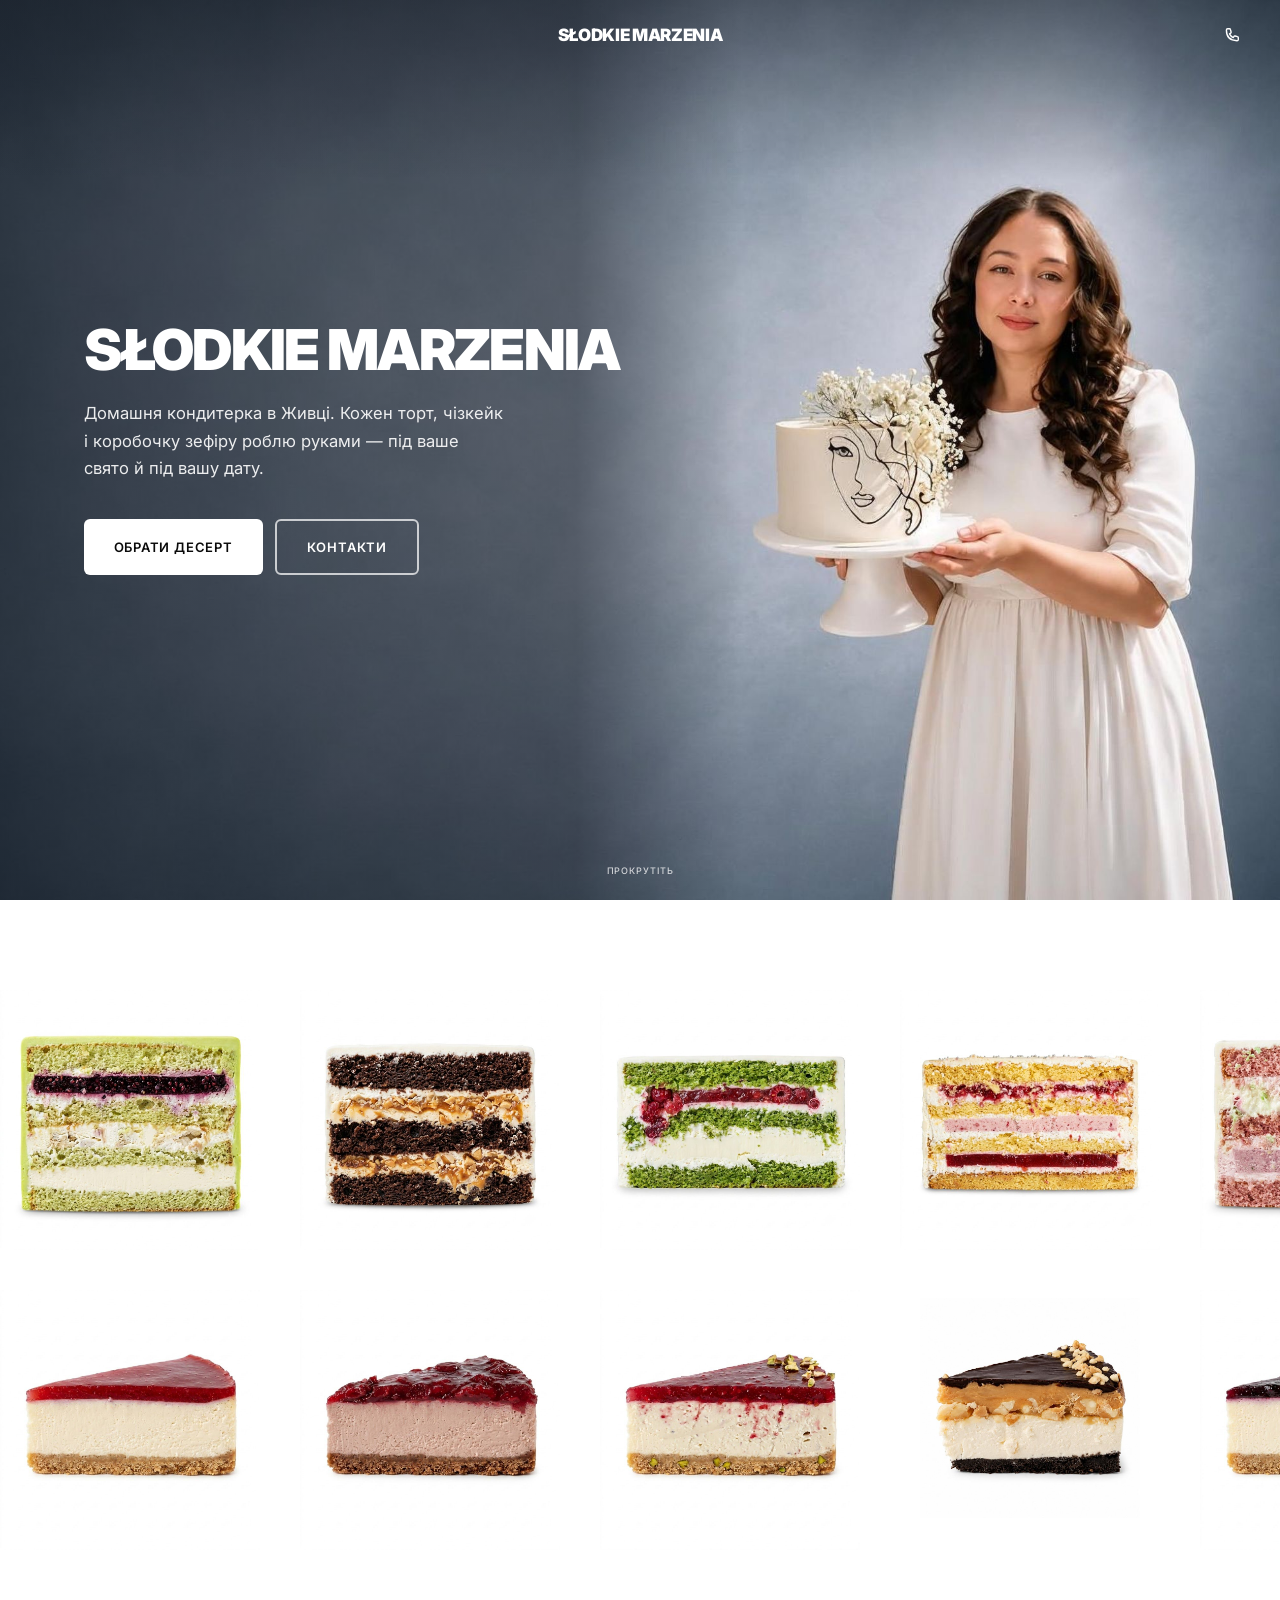
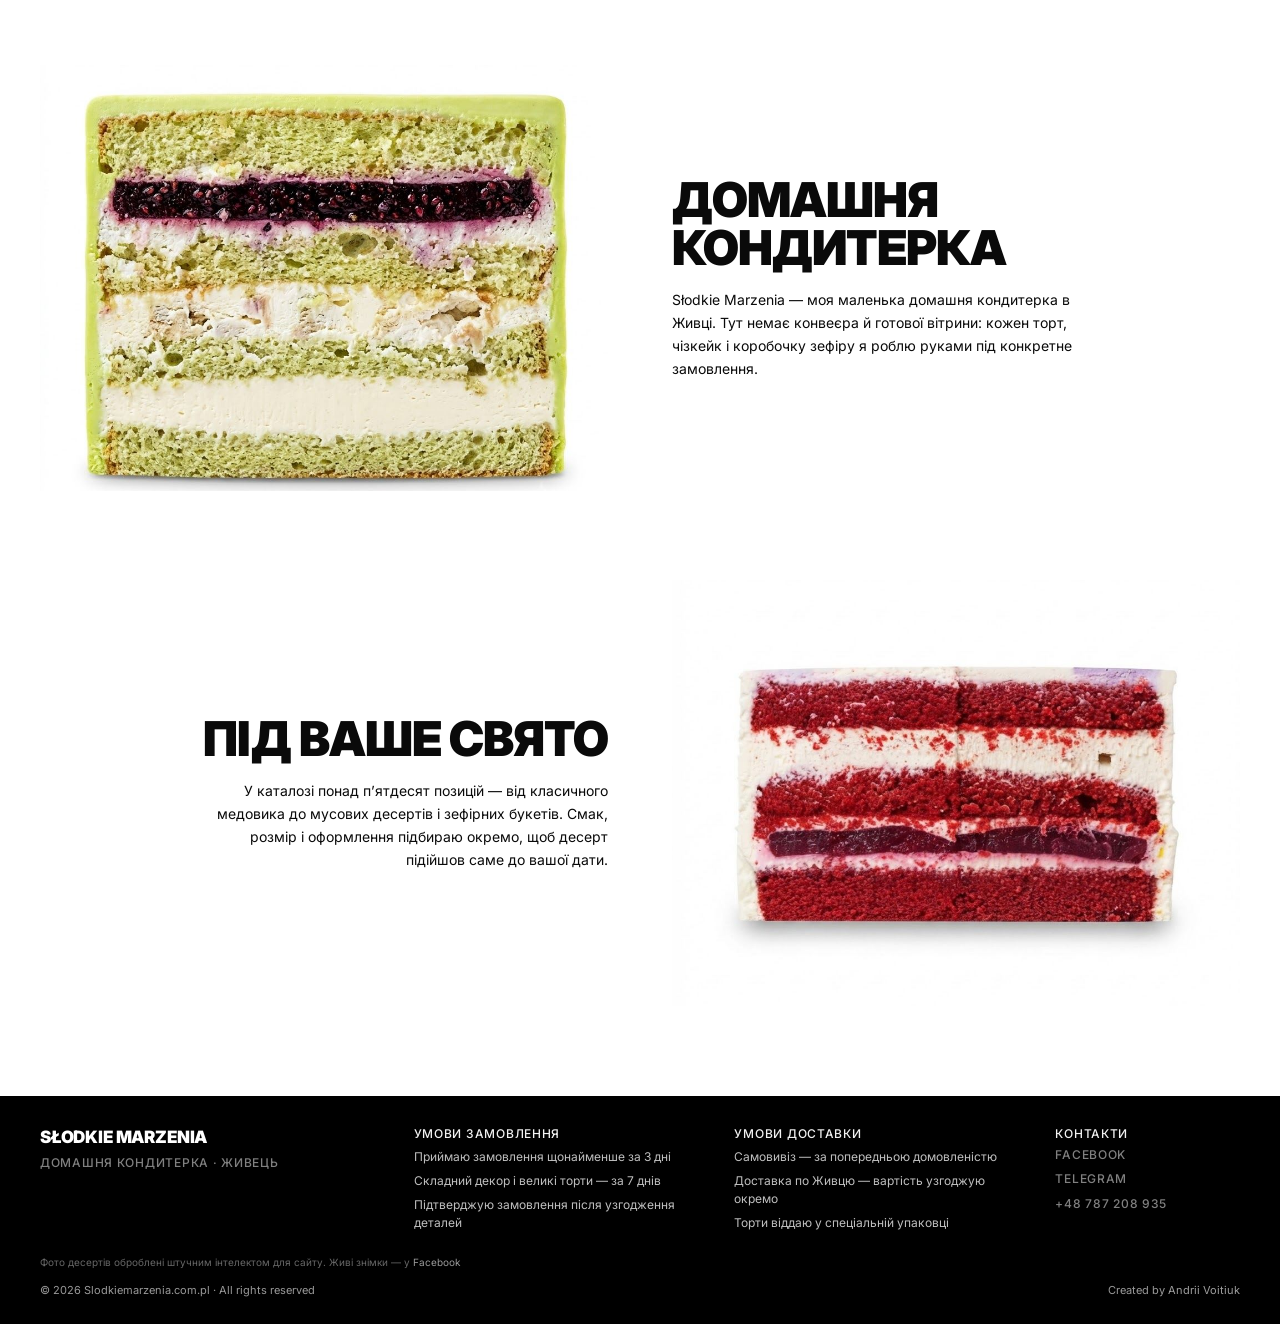
<file: index.html>
<!DOCTYPE html>
<html lang="uk">
<head>
<meta charset="utf-8">
<meta name="viewport" content="width=device-width, initial-scale=1">
<title>Słodkie Marzenia</title>
<link rel="icon" href="data:image/svg+xml,%3Csvg xmlns='http://www.w3.org/2000/svg' viewBox='0 0 32 32'%3E%3Ctext y='26' font-size='26' font-family='Arial' font-weight='900'%3ES%3C/text%3E%3C/svg%3E">
<link rel="preconnect" href="https://fonts.googleapis.com">
<link rel="preconnect" href="https://fonts.gstatic.com" crossorigin>
<link rel="stylesheet" href="https://fonts.googleapis.com/css2?family=Inter:wght@400;500;600;700;900&display=swap">
<link rel="stylesheet" href="style.css">
</head>
<body data-page="home">

<header class="hdr" id="hdr"></header>
<main id="main"></main>
<footer class="ftr" id="ftr"></footer>
<div id="ov"></div>

<script src="products.js"></script>
<script src="i18n.js"></script>
<script src="app.js"></script>
</body>
</html>
</file>
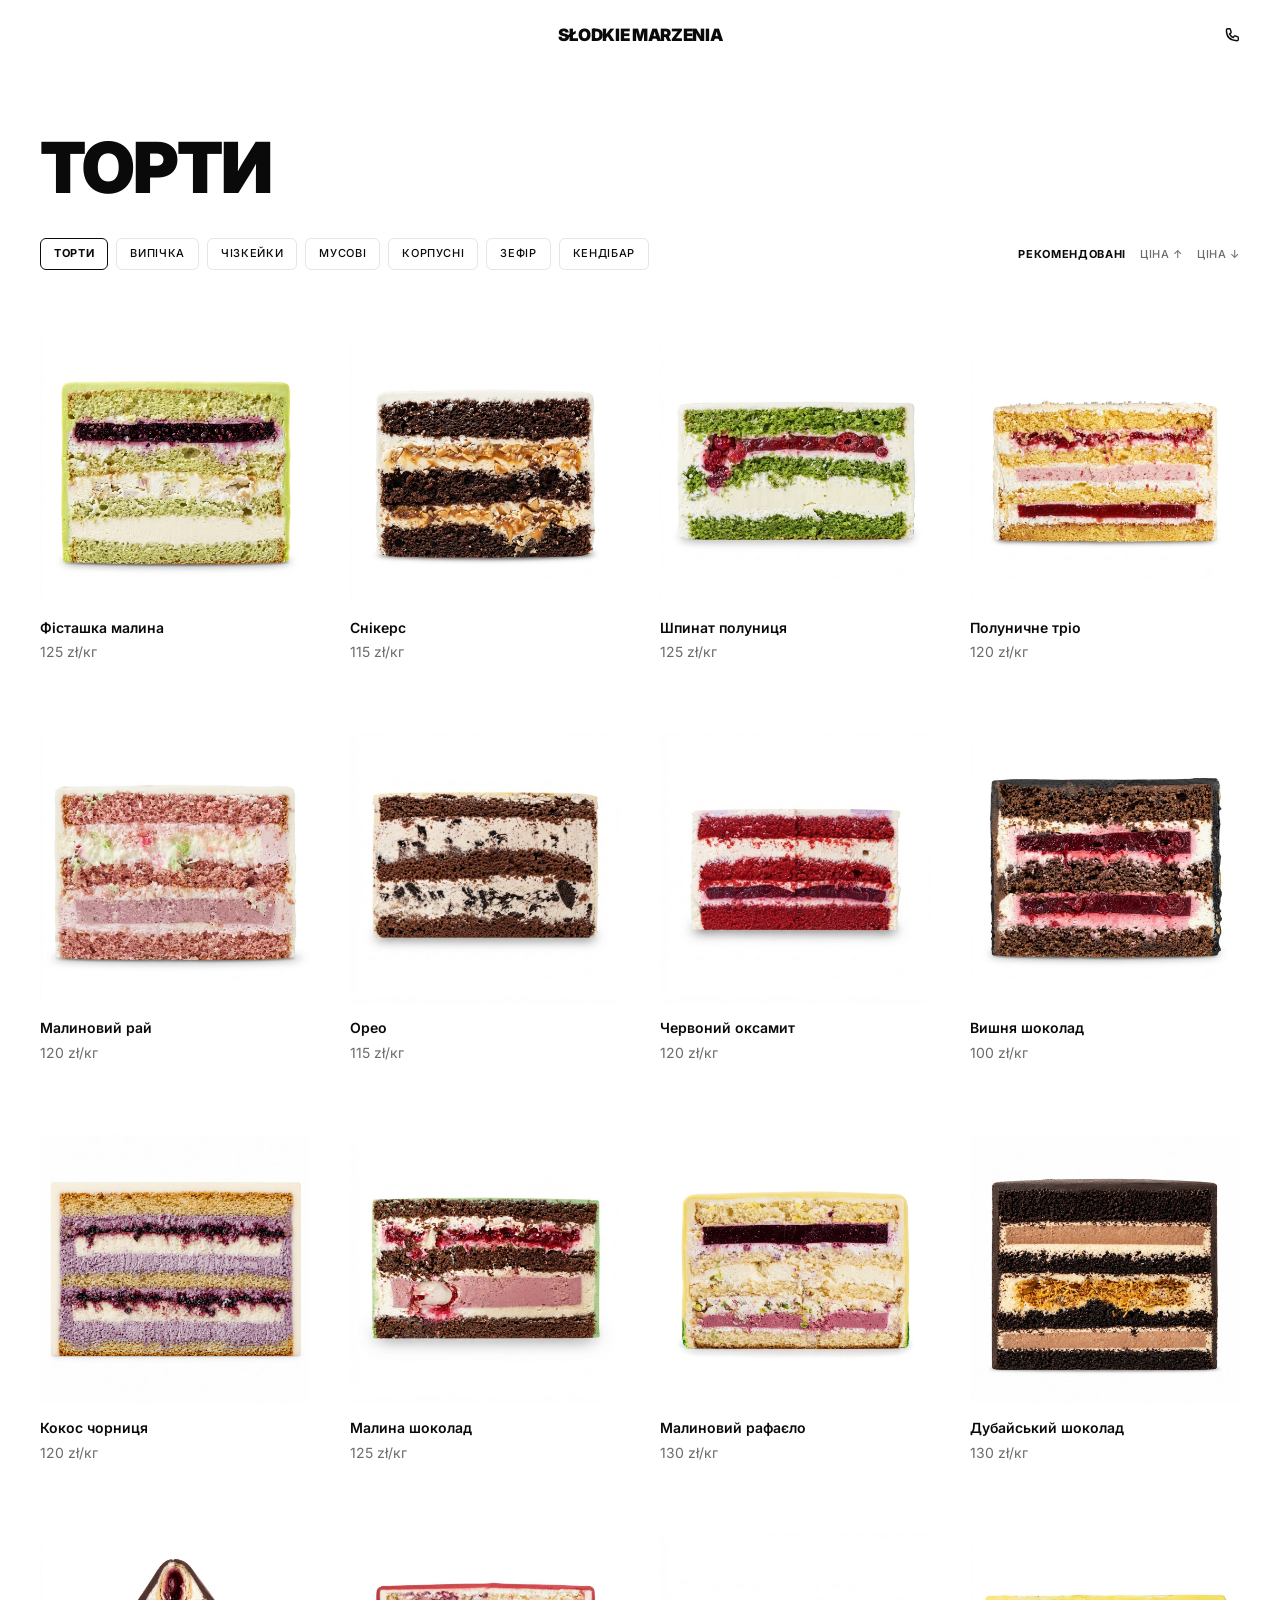
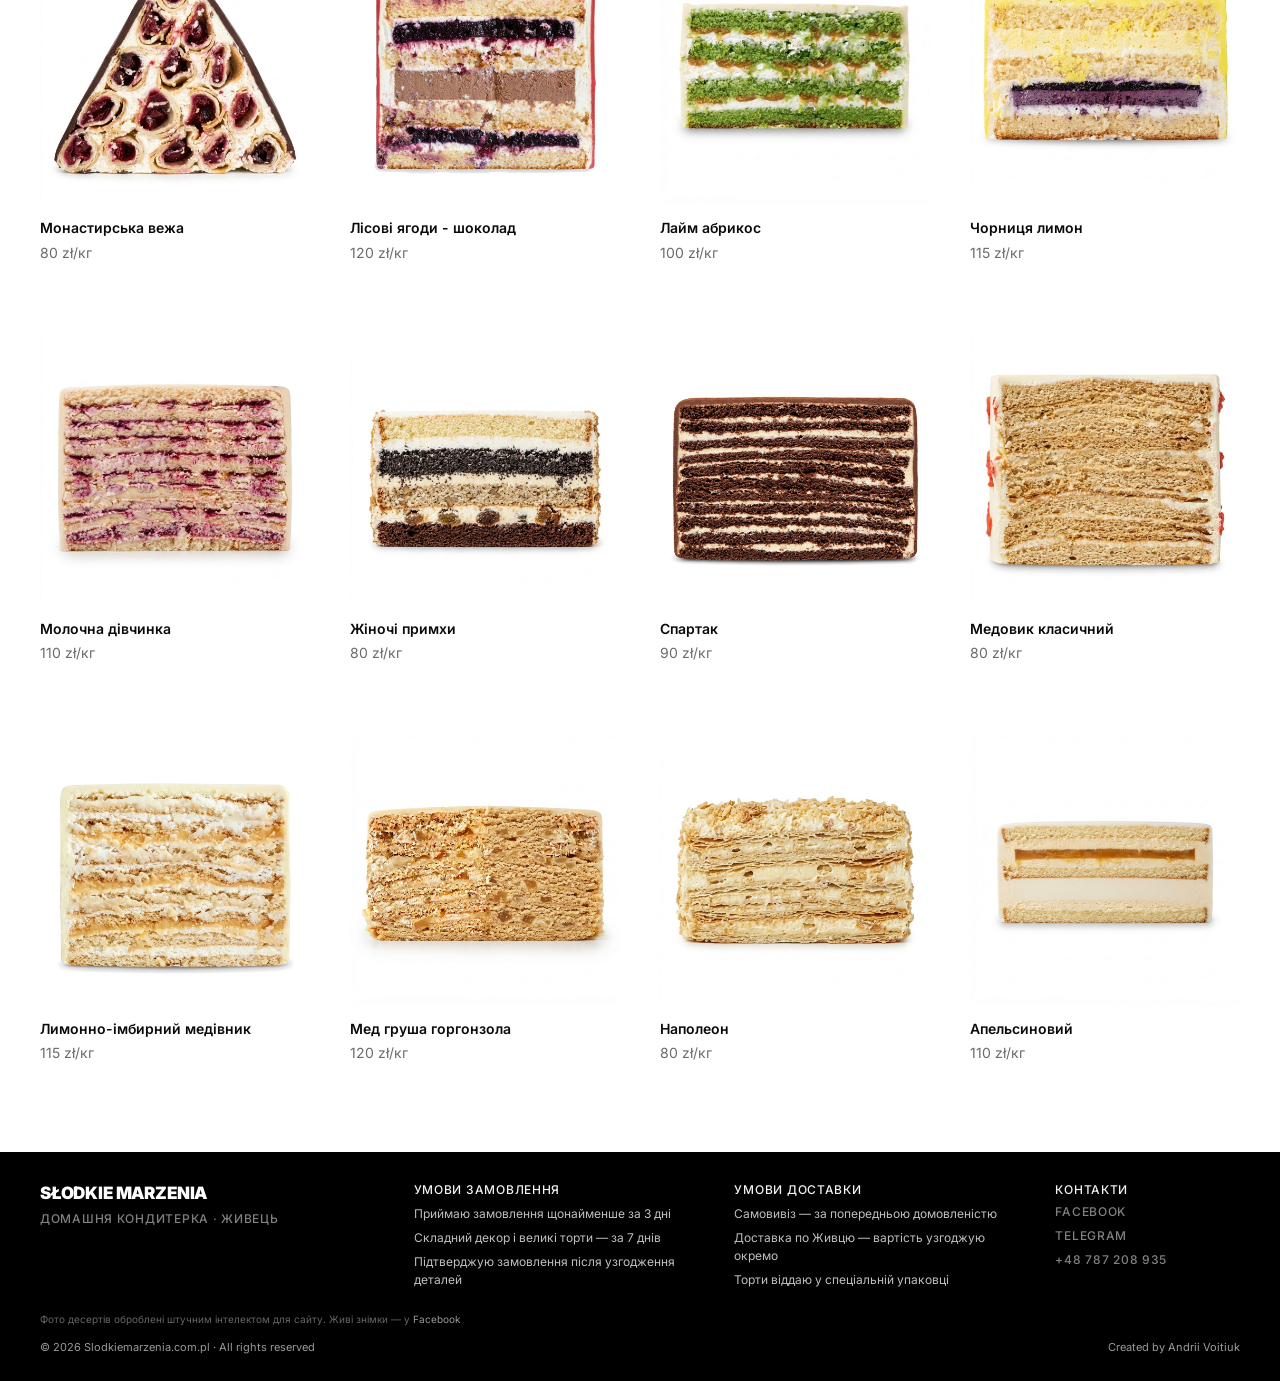
<file: catalog.html>
<!DOCTYPE html>
<html lang="uk">
<head>
<meta charset="utf-8">
<meta name="viewport" content="width=device-width, initial-scale=1">
<title>Słodkie Marzenia</title>
<link rel="icon" href="data:image/svg+xml,%3Csvg xmlns='http://www.w3.org/2000/svg' viewBox='0 0 32 32'%3E%3Ctext y='26' font-size='26' font-family='Arial' font-weight='900'%3ES%3C/text%3E%3C/svg%3E">
<link rel="preconnect" href="https://fonts.googleapis.com">
<link rel="preconnect" href="https://fonts.gstatic.com" crossorigin>
<link rel="stylesheet" href="https://fonts.googleapis.com/css2?family=Inter:wght@400;500;600;700;900&display=swap">
<link rel="stylesheet" href="style.css">
</head>
<body data-page="catalog">

<header class="hdr" id="hdr"></header>
<main id="main"></main>
<footer class="ftr" id="ftr"></footer>
<div id="ov"></div>

<script src="products.js"></script>
<script src="i18n.js"></script>
<script src="app.js"></script>
</body>
</html>
</file>
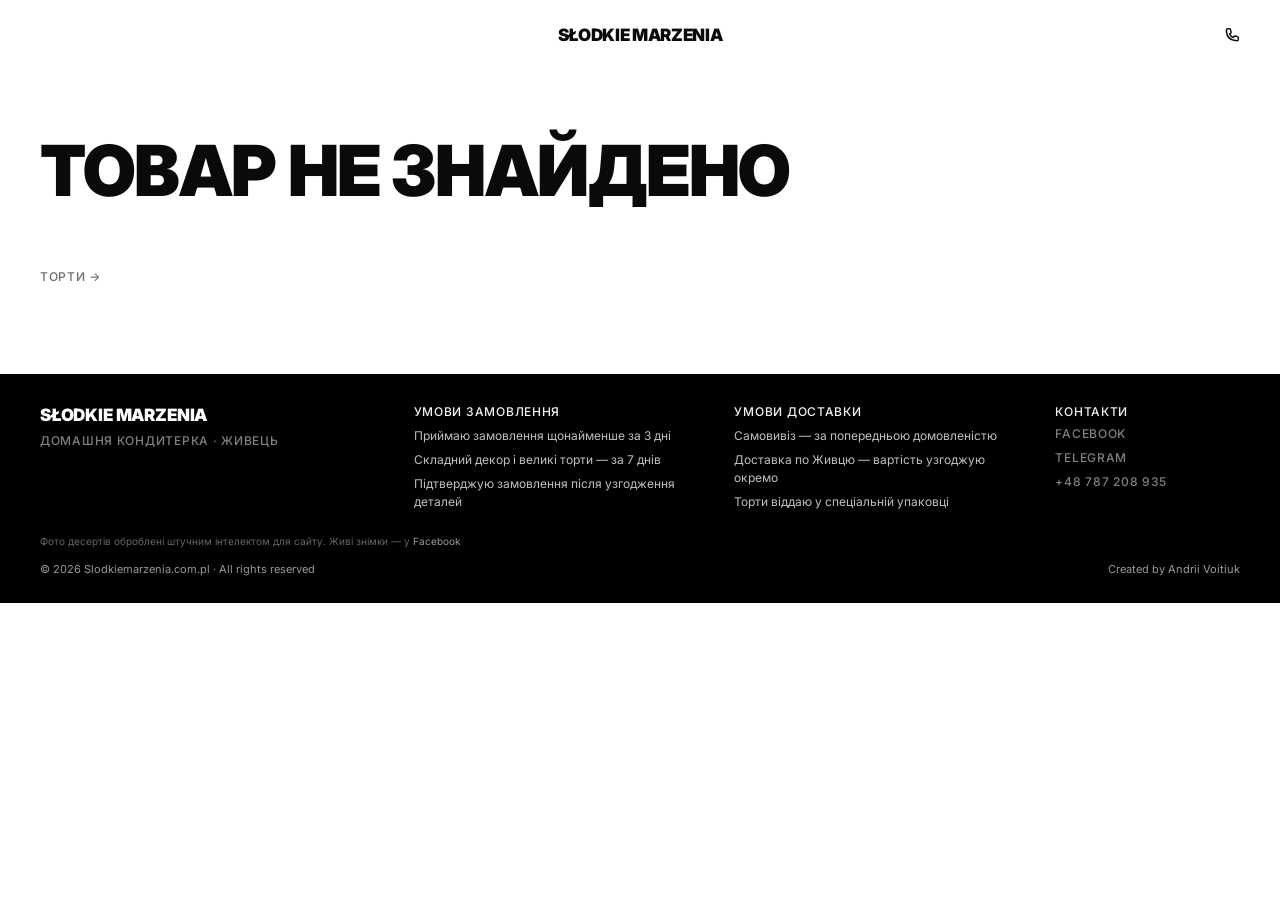
<file: product.html>
<!DOCTYPE html>
<html lang="uk">
<head>
<meta charset="utf-8">
<meta name="viewport" content="width=device-width, initial-scale=1">
<title>Słodkie Marzenia</title>
<link rel="icon" href="data:image/svg+xml,%3Csvg xmlns='http://www.w3.org/2000/svg' viewBox='0 0 32 32'%3E%3Ctext y='26' font-size='26' font-family='Arial' font-weight='900'%3ES%3C/text%3E%3C/svg%3E">
<link rel="preconnect" href="https://fonts.googleapis.com">
<link rel="preconnect" href="https://fonts.gstatic.com" crossorigin>
<link rel="stylesheet" href="https://fonts.googleapis.com/css2?family=Inter:wght@400;500;600;700;900&display=swap">
<link rel="stylesheet" href="style.css">
</head>
<body data-page="product">

<header class="hdr" id="hdr"></header>
<main id="main"></main>
<footer class="ftr" id="ftr"></footer>
<div id="ov"></div>

<script src="products.js"></script>
<script src="i18n.js"></script>
<script src="app.js"></script>
</body>
</html>
</file>
<file: style.css>
/* =========================================================
   SŁODKIE MARZENIA — стилі
   Монохром: чорний текст, білий фон, сірі другорядні.
   Фото «плавають» — жодних карток, рамок, тіней, радіусів.
   ========================================================= */

*, *::before, *::after { box-sizing: border-box; }

:root {
  --bg:        #FFFFFF;
  --ink:       #0A0A0A;
  --muted:     #6B6B6B;
  --line:      #E5E5E5;
  --ink-hover: #2A2A2A;

  --max:   1600px;
  --pad:   clamp(20px, 4vw, 40px);
  --gap-x: 40px;
  --gap-y: 72px;
  --sect:  clamp(72px, 9vw, 120px);
}

html { -webkit-text-size-adjust: 100%; }

/* Ніде на сайті не показуємо смугу прокрутки браузера — сторінка й
   так «плаває» на білому, зайва темна риска праворуч зайва. Прокрутка
   й далі працює (колесо миші, свайп, стрілки), просто без візуальної
   доріжки. */
html {
  scrollbar-width: none;
  -ms-overflow-style: none;
}
html::-webkit-scrollbar { width: 0; height: 0; }

body {
  margin: 0;
  background: var(--bg);
  color: var(--ink);
  font-family: Inter, 'Helvetica Neue', Arial, sans-serif;
  -webkit-font-smoothing: antialiased;
  overflow-x: hidden;
}
body.is-locked { overflow: hidden; }

img { display: block; max-width: 100%; -webkit-user-drag: none; user-select: none; }
a   { color: inherit; text-decoration: none; }
a:hover { color: var(--ink-hover); }
ul  { margin: 0; padding: 0; list-style: none; }
h1, h2, h3, p { margin: 0; }

button {
  font: inherit; color: inherit;
  background: none; border: 0; padding: 0;
  cursor: pointer;
}
input { font-family: inherit; color: inherit; }
::placeholder { color: var(--muted); opacity: 1; }

:focus-visible { outline: 1.5px solid var(--ink); outline-offset: 3px; }

/* Свій відгук на натиск є в кожної цілі, тож сіра плашка, яку малює
   мобільний браузер поверх посилань, тут тільки заважає. */
a, button { -webkit-tap-highlight-color: transparent; }

/* ---------- поява при прокрутці ----------
   Клас .rv ставить розмітка, .is-in додає спостерігач у app.js.
   Рух дрібний і швидкий: сторінка має проявлятись, а не «виїжджати». */

.rv {
  opacity: 0; transform: translateY(14px);
  transition: opacity 460ms cubic-bezier(.22, .61, .36, 1),
              transform 460ms cubic-bezier(.22, .61, .36, 1);
}
.rv.is-in { opacity: 1; transform: none; }

/* ---------- відгук на натиск ----------
   Зсув мінімальний і швидкий — палець має відчути, що влучив, а не
   побачити анімацію. */

.btn-order { transition: background-color 160ms linear, transform 120ms ease; }
.btn-order:active { transform: scale(.985); }

.pill { transition: border-color 140ms linear, transform 120ms ease; }
.pill:active { transform: scale(.97); }

.chip, .menu-search, .links a, .sorts button { transition: color 140ms linear, border-color 140ms linear; }
.menu-search:active { transform: scale(.99); }

/* Відгук вішаємо на фото картки, а не на саму картку: картка вже несе
   .rv зі своїм transition, і другий transition на тому ж елементі
   просто перебив би анімацію появи. */
.card-ph { transition: opacity 140ms linear; }
.card:active .card-ph { opacity: .78; }

@media (prefers-reduced-motion: reduce) {
  .rv { opacity: 1; transform: none; transition: none; }
  .btn-order:active, .pill:active, .menu-search:active { transform: none; }
}

/* ---------- типографіка ---------- */

.t-hero  { font-size: clamp(48px, 8vw, 120px); font-weight: 900; text-transform: uppercase; letter-spacing: -.03em; line-height: .9; }
.t-prod  { font-size: clamp(36px, 5vw, 72px);  font-weight: 900; text-transform: uppercase; letter-spacing: -.03em; line-height: .92; }
.t-sect  { font-size: clamp(28px, 4vw, 48px);  font-weight: 900; text-transform: uppercase; letter-spacing: -.02em; line-height: 1; }
.t-micro { font-size: 12px; font-weight: 500; letter-spacing: .06em; text-transform: uppercase; line-height: 1.2; }
.t-sklad { font-size: 12px; font-weight: 500; letter-spacing: .02em; text-transform: uppercase; line-height: 1.65; }
.muted   { color: var(--muted); }

.wrap { max-width: var(--max); margin: 0 auto; padding: 0 var(--pad); }

/* ---------- шапка ---------- */

.hdr {
  position: sticky; top: 0; z-index: 60;
  height: 72px; background: var(--bg);
  display: flex; align-items: center;
  border-bottom: 1px solid transparent;
  transition: background-color 320ms ease, border-color 160ms linear;
}
.hdr.is-scrolled { border-bottom-color: var(--line); }

/* Коли фото героя прокручене, шапка перемикається з прозорої білої на
   звичайну. Без переходу це був різкий стрибок кольору — тепер і тло,
   і написи перетікають за ті самі 320 мс, тож жодного кадру з білим
   текстом на білому тлі немає. */
.hdr .mark, .hdr .icon, .hdr-cats a, .hdr .lang button, .hdr .lang .sep {
  transition: color 320ms ease;
}
.hdr .burger span { transition: background-color 320ms ease; }
.hdr.no-fx, .hdr.no-fx * { transition: none !important; }

/* Поки шапка лежить над фото героя — вона прозора й біла. Клас ставить
   і знімає watchHero() в app.js. Правило стоїть після .is-scrolled
   навмисно: обидва класи якийсь час висять разом, а над фото лінія під
   шапкою зайва. */
.hdr.is-over { background: transparent; border-bottom-color: transparent; }
.hdr.is-over .mark,
.hdr.is-over .icon,
.hdr.is-over .hdr-cats a.on,
.hdr.is-over .lang button.on { color: #FFF; }
.hdr.is-over .hdr-cats a,
.hdr.is-over .lang button { color: rgba(255, 255, 255, .72); }
.hdr.is-over .mark:hover,
.hdr.is-over .hdr-cats a:hover,
.hdr.is-over .lang button:hover { color: #FFF; }
.hdr.is-over .lang .sep { color: rgba(255, 255, 255, .38); }
.hdr.is-over .burger span { background: #FFF; }

.hdr-in {
  max-width: var(--max); width: 100%; margin: 0 auto; padding: 0 var(--pad);
  display: grid; grid-template-columns: 1fr auto 1fr; align-items: center; gap: 16px;
}
.hdr-l { display: flex; align-items: center; gap: 20px; min-width: 0; }
.hdr-r { display: flex; align-items: center; justify-content: flex-end; gap: 18px; }

/* Пунктів стало вісім — відступи трохи тісніші, щоб рядок лишався
   рядком і не тиснув вордмарк посередині. */
.hdr-cats { display: flex; gap: 13px; min-width: 0; font-size: 11px; }
.hdr-cats a { white-space: nowrap; color: var(--muted); }
.hdr-cats a:hover { color: var(--ink); }
/* Поточний розділ — чорним і жирним: єдина підказка, де ти зараз. */
.hdr-cats a.on { color: var(--ink); font-weight: 700; }

/* вордмарк: замінюється на <img> без переїзду сусідів */
.mark {
  font-size: clamp(13px, 2.6vw, 17px); font-weight: 900;
  text-transform: uppercase; letter-spacing: -.02em;
  white-space: nowrap; line-height: 1; justify-self: center;
}
.mark img { height: 22px; width: auto; }

.icon { display: flex; }
.icon svg { display: block; }

.lang { display: flex; align-items: center; gap: 6px; }
.lang button { font-size: 12px; letter-spacing: .06em; color: var(--muted); font-weight: 500; }
.lang button.on { color: var(--ink); font-weight: 700; }
.lang .sep { color: var(--line); }

/* Три риски, а не дві: дві читаються як абстрактний знак, три —
   як загальновідома «кнопка меню», і думати над нею не треба.
   Розмір той самий, що в значка праворуч (17px): два знаки по краях
   шапки мусять важити однаково, інакше шапка перекошується. */
.burger { display: none; flex-direction: column; gap: 4px; width: 17px; }
.burger span { display: block; height: 1.5px; background: var(--ink); }

/* На телефоні в шапці лишається один значок — слухавка (контакти),
   бо це головна дія сайту. Пошук нікуди не зник: він першим рядком
   у меню під бургером.
   Поріг вищий за мобільні 1100px: з восьмим пунктом («Випічка»)
   польський рядок меню займає ~530px і до 1340px заходить під
   вордмарк. Решта мобільної верстки й далі вмикається з 1100px. */
@media (max-width: 1340px) {
  .hdr-cats, .hdr-search, .hdr-lang { display: none; }
  .burger { display: flex; }
}

/* ---------- головна ---------- */

/* Герой — знімок кондитерки на весь перший екран. Від'ємний марджин
   заводить його під шапку: шапка лишається в потоці (і далі липне при
   прокрутці), але фото починається від самого верху вікна. Верхній
   падінг повертає вміст із-під шапки. Тло секції — темний тон самого
   кадру: поки фото вантажиться, замість білого спалаху видно колір,
   у який воно й проявиться. */
.hero {
  position: relative; overflow: hidden;
  margin-top: -72px;
  min-height: 100vh; min-height: 100svh;
  display: flex; align-items: center;
  padding: 72px 0 clamp(56px, 8vh, 90px);
  background: #3E4F5E; color: #FFF;
}

/* Вона стоїть у правій третині кадру (торт починається з ~61% ширини,
   обличчя на ~79%). Тримаємось її боку: на будь-якій пропорції вікна
   обрізається порожнє тло зліва, а не вона. */
.hero-bg {
  position: absolute; inset: 0; z-index: 0;
  width: 100%; height: 100%; object-fit: cover;
  object-position: 72% center;
}

/* Затемнення. Тло під текстом у середньому #7C8998: білий текст на
   ньому дає лише 3.5:1, у найсвітліших місцях 2.4:1. Ліва заслона
   підтягує це до ≥5:1 і згасає до 58% ширини — раніше, ніж
   починається торт. Верхня — під шапку з дрібними білими пунктами.
   Колір не чорний, а темний синьо-сірий тон самого знімка, тож
   заслона читається як світло кадру, а не як плівка поверх нього. */
.hero::before, .hero::after {
  content: ''; position: absolute; z-index: 1; pointer-events: none;
}
.hero::before {
  inset: 0;
  background: linear-gradient(90deg,
    rgba(18, 24, 33, .62) 0%, rgba(18, 24, 33, .52) 45%, rgba(18, 24, 33, 0) 58%);
}
.hero::after {
  left: 0; right: 0; top: 0; height: 180px;
  background: linear-gradient(180deg, rgba(18, 24, 33, .38), rgba(18, 24, 33, 0));
}

.hero-in { position: relative; z-index: 2; width: 100%; }

/* Текст відсунутий від краю сторінки й обмежений по ширині, щоб на
   будь-якому десктопі лишатись над порожнім тлом, лівіше за торт. */
.hero-txt {
  padding-left: clamp(0px, 3.4vw, 64px);
  max-width: 600px;
  display: flex; flex-direction: column; align-items: flex-start;
  gap: clamp(14px, 1.6vw, 22px);
}
.hero .t-hero { font-size: clamp(30px, 3.6vw, 60px); }
.hero-lead {
  font-size: clamp(14px, 1.1vw, 18px); line-height: 1.65;
  color: rgba(255, 255, 255, .9); max-width: 42ch;
}

.hero-btns { margin-top: clamp(4px, 1vw, 12px); display: flex; flex-wrap: wrap; gap: 12px; }

.btn {
  display: inline-flex; align-items: center; justify-content: center;
  height: 50px; padding: 0 26px; border-radius: 6px;
  font-size: 12px; font-weight: 600; letter-spacing: .06em; text-transform: uppercase;
  transition: background-color 160ms linear, border-color 160ms linear,
              color 160ms linear, transform 120ms ease;
}
.btn:active { transform: scale(.985); }
/* Кнопки стоять на фото, тож інвертовані: біла заливка й біла обводка.
   Чорна кнопка на темній заслоні просто губилась би. */
.btn-fill { background: #FFF; color: var(--ink); }
.btn-fill:hover { background: rgba(255, 255, 255, .86); color: var(--ink); }
.btn-line { border: 2px solid rgba(255, 255, 255, .72); color: #FFF; }
.btn-line:hover { border-color: #FFF; color: #FFF; }

/* Підказка прокрутки — просто слово. Майже весь час мовчить і раз на
   кілька секунд коротко підстрибує: рух ловить око, але не тримає.
   Клікати нема чого, тож і подій вона не ловить. */
.hero-scroll {
  position: absolute; z-index: 2; left: 50%; bottom: clamp(14px, 2.6vh, 30px);
  color: rgba(255, 255, 255, .75); pointer-events: none;
  font-size: 9px; letter-spacing: .1em;
  transform: translateX(-50%);
}
@media (prefers-reduced-motion: no-preference) {
  .hero-scroll { animation: sm-nudge 6s ease-in-out infinite; }
}
/* translateX(-50%) повторюється в кожному кадрі: анімація підміняє
   transform цілком, і без нього підказку зносило б управо. */
@keyframes sm-nudge {
  0%, 84%, 100% { transform: translate(-50%, 0); }
  89% { transform: translate(-50%, 7px); }
  94% { transform: translate(-50%, 0); }
  97% { transform: translate(-50%, 3px); }
}

/* Десктоп: трохи ближче й крупніше. На повному кадрі вона займала
   лише праву третину, а текст губився в порожньому полі. Фото
   збільшене від точки біля неї (72% / 58%), тож обрізається порожнє
   тло по краях, а не вона: після збільшення торт починається з ~59%
   ширини, плече закінчується на ~96%. Лівіше торта — назва, текст і
   кнопки, всі на ступінь крупніші. */
@media (min-width: 901px) {
  .hero-bg { transform: scale(1.14); transform-origin: 72% 58%; }
  .hero-txt { max-width: 720px; gap: clamp(18px, 1.9vw, 28px); }
  .hero .t-hero { font-size: clamp(36px, 4.4vw, 78px); }
  .hero-lead { font-size: clamp(15px, 1.3vw, 21px); }
  .hero-btns .btn { height: 56px; padding: 0 30px; font-size: 13px; }
}

/* Вузький екран — телефон і планшет у портреті. Тут кадр ріже вузьку
   вертикальну смугу, і тла зліва від неї майже не лишається, тож
   текст іде вниз, під торт. 81% — центр відрізка «лівий край торта ↔
   праве плече»: так у кадр влазять і торт, і обличчя на 375×667,
   390×844 і 430×932.

   Внизу кадру — біла сукня, і білий текст на ній без затемнення має
   1.8:1. Тому нижня заслона тут щільна: згасає вище за середину, щоб
   обличчя й торт лишались у світлій частині кадру. Назву не
   повторюємо — вона вже стоїть у шапці; у розмітці лишається для
   читалок і пошуку. */
@media (max-width: 900px) {
  .hero-bg { object-position: 81% center; }
  .hero { align-items: flex-end; }
  .hero::before {
    background: linear-gradient(180deg,
      rgba(18, 24, 33, 0) 54%, rgba(18, 24, 33, .72) 74%, rgba(18, 24, 33, .86) 100%);
  }
  .hero-txt { padding-left: 0; max-width: none; }
  .hero-lead { max-width: none; }
  .hero-btns { width: 100%; }
  /* Порівну, але не вужче за власний підпис: на вузькому екрані
     «Обрати десерт» ламалось у два рядки. Тепер якщо двом кнопкам
     тісно в ряд, друга просто переходить нижче й теж на всю ширину. */
  .hero-btns .btn { flex: 1 1 0; min-width: max-content; white-space: nowrap; padding: 0 16px; }
  .hero .t-hero {
    position: absolute; width: 1px; height: 1px;
    margin: -1px; padding: 0; overflow: hidden;
    clip-path: inset(50%); white-space: nowrap;
  }
}

/* рухомі стрічки */
.strips { margin-top: clamp(48px, 7vw, 96px); display: flex; flex-direction: column; gap: 40px; }
.strip  { overflow: hidden; }
.strip-track { display: flex; gap: 40px; width: max-content; }
.strip-half  { display: flex; gap: 40px; }
.strip img { width: 260px; height: 260px; object-fit: contain; flex: 0 0 auto; }

/* Повільний, майже непомітний хід — стрічка має бути тлом, а не
   атракціоном. Вона живе сама по собі: не спиняється під курсором і
   не гортається руками, тож цикл ніколи не «доїжджає до кінця».
   Тому й pointer-events прибрано — на стрічку неможливо натрапити. */
.strip { pointer-events: none; }
.strip-l .strip-track { animation: sm-left  90s linear infinite; }
.strip-r .strip-track { animation: sm-right 105s linear infinite; }

@keyframes sm-left  { from { transform: translate3d(0,0,0); }                 to { transform: translate3d(calc(-50% - 20px),0,0); } }
@keyframes sm-right { from { transform: translate3d(calc(-50% - 20px),0,0); } to { transform: translate3d(0,0,0); } }

@media (max-width: 640px) { .strip img { width: 180px; height: 180px; } }

/* Якщо рух вимкнено системно, стрічка стоїть — тоді єдиний спосіб
   побачити решту фото це прогорнути її, тож повертаємо їй події. */
@media (prefers-reduced-motion: reduce) {
  .strip { overflow-x: auto; pointer-events: auto; }
  .strip-track { animation: none !important; }
}

/* ---------- блок «про кондитерку» (головна) ---------- */

.about { margin-top: var(--sect); display: flex; flex-direction: column; gap: clamp(56px, 7vw, 104px); }
.about-row {
  display: grid; grid-template-columns: 1fr 1fr;
  gap: clamp(28px, 5vw, 80px); align-items: center;
}
/* Другий рядок дзеркальний: фото праворуч, текст ліворуч. Текст теж
   треба віддзеркалити — інакше він тулиться до лівого краю екрана і
   між ним та фото лишається провал, а в першому рядку текст стоїть
   упритул до фото. */
.about-row.is-flipped .about-ph { order: 2; }
.about-row.is-flipped .about-txt { align-items: flex-end; text-align: right; }

/* Заглушка під фото. Щоб замінити — постав <img class="about-ph">
   з тим самим класом, співвідношення сторін уже задане. */
.about-ph {
  aspect-ratio: 4 / 3; width: 100%;
  display: flex; align-items: center; justify-content: center;
  border: 1px solid var(--line); background: #FAFAFA;
  object-fit: cover;
}

/* Справжнє фото замість заглушки — без рамки й сірого тла: знімок і так
   на чисто білому й має «плавати», як усюди на сайті. Рамка 4:3 з
   квадратного кадру зрізає лише білі поля зверху й знизу (торт займає
   ~17–88% висоти), тож сам торт лишається цілим і стає крупнішим.
   Пропорція та сама й на телефоні: у 3:2 вже підрізалась би нижня
   кромка торта. */
.about-ph.is-photo {
  display: block; aspect-ratio: 4 / 3;
  border: 0; background: none;
  object-fit: cover; object-position: center;
}
.about-txt { display: flex; flex-direction: column; gap: 16px; }
.about-txt p { font-size: 14px; line-height: 1.65; max-width: 46ch; }

/* ---------- каталог ---------- */

/* Заголовок каталогу дрібніший за герой на головній — на сторінці зі
   списком він не має перебивати самі товари. */
.cat-head {
  margin-top: clamp(40px, 5vw, 72px);
  font-size: clamp(36px, 5.5vw, 84px);
}

.bar {
  margin-top: clamp(24px, 3vw, 40px);
  display: flex; flex-wrap: wrap; align-items: center; justify-content: space-between;
  gap: 16px 32px;
}
.chips { display: flex; flex-wrap: wrap; gap: 8px; }
.chip {
  display: inline-flex; align-items: center; height: 32px; padding: 0 13px;
  border-radius: 6px; border: 1px solid var(--line); white-space: nowrap;
  font-size: 11px;
}
.chip:hover { border-color: var(--ink); }
.chip.on { border-color: var(--ink); font-weight: 700; }

.bar-r { display: flex; flex-wrap: wrap; align-items: center; gap: 22px; }
.sorts { display: flex; align-items: center; gap: 14px; }
.sorts button { font-size: 11px; letter-spacing: .06em; text-transform: uppercase; color: var(--muted); font-weight: 500; }
.sorts button.on { color: var(--ink); font-weight: 700; }

/* ---------- сітка товарів ---------- */

/* 4 колонки на десктопі — товар крупніший, ніж був у п'ятиколонковій
   сітці. Перемикача щільності більше немає. */
.grid {
  margin-top: clamp(40px, 5vw, 72px);
  display: grid; column-gap: var(--gap-x); row-gap: var(--gap-y);
  grid-template-columns: repeat(4, minmax(0, 1fr));
}
@media (max-width: 1024px) { .grid { grid-template-columns: repeat(3, minmax(0, 1fr)); } }
/* На телефоні — один товар у рядок. У дві колонки торт займав менш ніж
   пів екрана завширшки, а вирішує тут саме фото: людина гортає вниз і
   бачить кожен десерт на повну ширину, як у стрічці. */
@media (max-width: 640px)  { .grid { grid-template-columns: minmax(0, 1fr); row-gap: 52px; } }

/* Секції підкатегорій (зефір). Лінія через усю ширину ділила сторінку
   надто різко — на вузькому екрані вона виходила довшою за все, що під
   нею, і читалась як межа розділу, а не як підпис групи. Тепер групу
   тримає сам відступ, а підпис дано чорним: він і так короткий, тож
   помітності йому вистачає без жодної риски. */
.sub-head {
  display: block;
  color: var(--ink); font-weight: 700;
}
/* Підпис тримається за свою сітку, а самі групи розсунуті ширше —
   тепер саме інтервал, а не лінія, показує, де закінчується одна
   підкатегорія й починається наступна. */
.sub .grid { margin-top: clamp(18px, 2vw, 28px); }
.sub { margin-top: clamp(40px, 5vw, 72px); }
.sub + .sub { margin-top: clamp(64px, 8vw, 108px); }

.card { display: flex; flex-direction: column; gap: 14px; }
.card:hover { color: inherit; }
.card-ph { display: block; position: relative; width: 100%; aspect-ratio: 1; overflow: hidden; }
.card-ph img { position: absolute; inset: 0; width: 100%; height: 100%; object-fit: contain; }
.card-ph .card-alt { opacity: 0; transition: opacity 200ms linear; }
.card:hover .card-alt { opacity: 1; }
.card-txt { display: flex; flex-direction: column; gap: 5px; }
.card-name  { font-size: 14px; font-weight: 600; line-height: 1.4; }
.card-price { font-size: 14px; font-weight: 400; line-height: 1.4; color: var(--muted); }

.empty { margin-top: clamp(40px, 5vw, 72px); }

/* ---------- сторінка товару ---------- */

.pdp {
  margin-top: clamp(40px, 11vh, 112px);
  display: grid; grid-template-columns: 22fr 50fr 24fr;
  gap: clamp(32px, 4vw, 64px); align-items: start;
}
/* без min-width:0 довге слово в назві розпирає ліву колонку і ламає пропорції */
.pdp > * { min-width: 0; }

/* Назву міряємо від ширини самої колонки, а не від вікна: українські
   слова довгі, і при фіксованому vw «МОНАСТИРСЬКА» ламалася б посеред
   слова (дефіс — не рахуємо, по ньому браузер сам переносить рядок).
   11.2cqi — найбільший кегль, при якому це слово ще ціле в рядку;
   максимум навмисно нижчий, ніж у брифі (46px замість 64px) — за
   проханням зробити текст менш «кричущим», а фото — головним акцентом. */
.pdp .t-prod { font-size: clamp(20px, 11.2cqi, 46px); overflow-wrap: break-word; }

.pdp-l {
  container-type: inline-size;
  display: flex; flex-direction: column; gap: clamp(20px, 2.4vw, 32px);
}
.pdp-r { display: flex; flex-direction: column; gap: clamp(22px, 2.6vw, 34px); }

/* Фото квадратне, тож ширина = висота: стеля по vh не дає йому вирости
   вище за екран. 66vh — приблизно стільки ж, скільки продукт займає в
   референсі, тобто фото лишається головним об'єктом сторінки. */
.gal { position: relative; width: 100%; max-width: min(800px, 66vh); margin: 0 auto; }
.gal img { width: 100%; aspect-ratio: 1; object-fit: contain; touch-action: pan-y; }

/* Заміна кадру в галереї. Проявляємо з чверті непрозорості, а не з
   нуля: якщо наступне фото ще не встигло намалюватись, з нуля це
   читалось би як блимання порожнечею. */
.gal img.is-swap { animation: sm-swap 260ms cubic-bezier(.22, .61, .36, 1); }
@keyframes sm-swap { from { opacity: .25; } to { opacity: 1; } }
@media (prefers-reduced-motion: reduce) { .gal img.is-swap { animation: none; } }
.gal-arrow {
  position: absolute; top: 50%; transform: translateY(-50%);
  font-size: 34px; line-height: 1; padding: 8px;
}
.gal-arrow.prev { left: 0; }
.gal-arrow.next { right: 0; }
.dots { display: flex; justify-content: center; gap: 8px; margin-top: 20px; }
.dots button { width: 7px; height: 7px; border-radius: 50%; background: var(--line); }
.dots button.on { background: var(--ink); }

.sklad { display: flex; flex-direction: column; gap: 12px; }
.sklad li { display: flex; gap: 10px; }
.sklad li i { color: var(--muted); font-style: normal; }

.price { font-size: 32px; font-weight: 700; letter-spacing: -.01em; line-height: 1.2; }

/* Компактні пігулки: min-height замість фіксованої висоти, щоб довгі
   підписи на кшталт «Класичний (яблучний)» переносились у два рядки,
   а не обрізались. */
.varblock { display: flex; flex-direction: column; gap: 8px; }
.pills { display: grid; grid-template-columns: repeat(3, minmax(0, 1fr)); gap: 6px; }
.pill {
  display: flex; align-items: center; justify-content: center; text-align: center;
  min-height: 34px; padding: 5px 7px; border-radius: 6px; background: var(--bg);
  border: 1px solid var(--line); font-size: 12px; font-weight: 500; line-height: 1.2;
}
.pill:hover { border-color: var(--ink); }
.pill.on { border-color: var(--ink); border-width: 1.5px; font-weight: 600; }
.pill:disabled { color: var(--muted); border-color: #F2F2F2; text-decoration: line-through; cursor: default; }

.btn-order {
  width: 100%; height: 52px; border-radius: 6px;
  background: var(--ink); color: #FFF;
  font-size: 14px; font-weight: 600; letter-spacing: .04em; text-transform: uppercase;
}
.btn-order:hover { background: var(--ink-hover); color: #FFF; }

/* Дрібний рядок під кнопкою. Колись мав лягати в один рядок, і для
   цього стояв заборонний перенос, але фраза стала довшою («особисто»
   → «індивідуально»), а права колонка на ширинах 1100–1250px лише
   ~220px: підпис вилазив за край екрана й обрізався. Тепер він
   переноситься, а text-wrap: balance ділить його на два рівні рядки,
   а не на довгий і одне слово. */
.made-to-order {
  margin-top: -6px;
  font-size: 10px; font-weight: 500;
  letter-spacing: .04em; text-transform: uppercase;
  line-height: 1.4; text-wrap: balance;
}

/* Прості лінки без рамок і без постійного підкреслення: у стовпчику
   з трьох контактів риски під кожним читались як закреслений список.
   Підкреслення лишається реакцією на наведення — цього досить, щоб
   зрозуміти, що рядок живий. */
.links { display: flex; flex-direction: column; gap: 14px; }
.links a {
  display: inline-flex; align-items: baseline; width: fit-content;
  text-decoration-thickness: 1px; text-underline-offset: 4px;
}
.links a:hover { text-decoration: underline; }
.links a.is-empty { color: var(--muted); }
.links a.is-empty:hover { text-decoration: none; }

/* «Склад» показуємо зліва на десктопі, у правій колонці — на мобільному.
   Поріг 1100px (не 900px) навмисно високий: 20%-ва ліва колонка вужча
   за 900–1100px аж так, що найдовші назви ламались би посеред слова —
   на цих ширинах вигідніше одразу перейти на мобільну одноколонкову
   верстку, ніж тримати тісний триколонковий десктопний варіант. */
.sklad-mob { display: none; }
@media (max-width: 1100px) {
  .pdp { grid-template-columns: 1fr; }
  .sklad-desk { display: none; }
  .sklad-mob  { display: flex; }
}

/* «Інші товари» — така сама сітка, як у каталозі: сторінка товару
   читається як продовження тієї самої вкладки, без окремої механіки
   гортання. Заголовок трохи дрібніший за каталожний, щоб не сперечався
   з назвою самого товару вище. */
.others { margin-top: clamp(80px, 10vw, 140px); }
.others h2 { margin-bottom: clamp(4px, 1vw, 12px); }
.others .grid { margin-top: clamp(28px, 3vw, 44px); }

/* Десктопна картка товару. Блок стоїть у кінці секції навмисно: медіа-
   запит не додає ваги селектору, тож він мусить іти ПІСЛЯ базових
   правил .gal / .pdp-l / .pdp-r, інакше вони його перекриють.
   Поріг 1101px відсікає мобільну верстку — вона лишається як є. */
@media (min-width: 1101px) {
  /* Композиція вужча за загальний контейнер — бічні блоки підтягнуті
     до центру, а не розкидані по краях екрана. */
  .pdp, .others { max-width: 1440px; }

  .pdp {
    margin-top: 0;
    min-height: calc(100vh - 72px);
    min-height: calc(100svh - 72px);
    grid-template-columns: 20fr 54fr 22fr;
    gap: clamp(28px, 3.4vw, 56px);
    align-items: center;
    align-content: center;
    padding-bottom: clamp(20px, 3vh, 40px);
  }

  /* Щільніші інтервали: у референсі ціна, варіанти й кнопка стоять
     майже впритул, без зайвого повітря між ними. */
  .pdp-l { gap: clamp(14px, 1.6vw, 24px); }
  .pdp-r { gap: clamp(12px, 1.2vw, 18px); }
  .pdp .varblock { gap: 8px; }
  .pdp .sklad    { gap: 10px; }
  .pdp .links    { gap: 10px; }

  /* Позначки в макеті замовника дають смугу ~78vh — саме стільки фото
     має займати по висоті екрана. */
  .gal { max-width: 78vh; }
}

/* ---------- футер ---------- */

/* Чорний блок на всю ширину: фон малюємо на самому <footer>, а колонки
   тримаємо у внутрішньому контейнері тієї ж ширини, що й решта сайту. */
/* Відступи навмисно скромніші, ніж просилась би чорна плашка такого
   розміру: це підвал, а не окремий екран, і на десктопі повітря в
   ньому набиралось більше, ніж у самому вмісті.

   Фон тут чистий чорний, темніший за сайтовий --ink (#0A0A0A): підвал
   має читатись як окремий важкий блок, а не як сірувата пляма. */
.ftr {
  margin-top: clamp(64px, 7vw, 100px);
  background: #000; color: #FFF;
  padding: clamp(26px, 2.4vw, 34px) 0 clamp(24px, 2vw, 30px);
}
/* Сітка, а не space-between: при флексі зайва ширина йшла в один
   великий провал між брендом і першою колонкою умов. */
.ftr-in {
  max-width: var(--max); margin: 0 auto; padding: 0 var(--pad);
  display: grid; grid-template-columns: 1.3fr 1.1fr 1.1fr .7fr;
  gap: 22px clamp(20px, 2.4vw, 40px);
}

/* Широкий екран: бренд ліворуч, три колонки — праворуч, упритул до
   краю, тож контакти закінчуються там само, де «Created by» рядком
   нижче, а не висять посеред правої частини. На вужчих десктопах
   колонки лишаються розтягнутими: поруч із брендом довгі рядки умов
   там просто не вмістились би. */
@media (min-width: 1360px) {
  .ftr-in { grid-template-columns: 1fr repeat(3, auto); column-gap: clamp(48px, 4.5vw, 96px); }
}
/* Одна колонка рівно там, де умови стають акордеоном: розкривний
   блок має сенс лише у вертикальному списку — у двох колонках сусідні
   заголовки розповзаються по різних рядках, а підкреслення обриваються
   на півдорозі. */
@media (max-width: 900px) { .ftr-in { grid-template-columns: 1fr; } }
/* Ієрархія в підвалі задається світлом. Найясніші — підписи розділів:
   це орієнтири, по яких око знаходить потрібний блок, тож вони мусять
   бути помітнішими за текст під собою, а не навпаки. Далі йдуть
   посилання, потім самі умови, і найтихіше — теглайн та копірайт. */
.ftr-lab { color: rgba(255, 255, 255, .95); }
.ftr a { color: rgba(255, 255, 255, .85); }
.ftr a:hover { color: #FFF; }
.ftr .muted { color: rgba(255, 255, 255, .5); }

.ftr-col { display: flex; flex-direction: column; gap: 7px; }
.ftr-col.brand { gap: 9px; }

/* Заголовок колонки умов — кнопка лише на телефоні; на десктопі це
   звичайний підпис, тож він і не реагує на курсор. Стрілка теж
   з'являється тільки там, де по ній справді можна тапнути. */
.ftr-head {
  display: flex; align-items: center; justify-content: space-between;
  gap: 12px; width: 100%; text-align: left; cursor: default;
}
.ftr-head i { display: none; }

/* Копірайт — не капсом: домен і «All rights reserved» у верхньому
   регістрі виглядають крикливо для службового рядка. Окремий рядок
   під колонками, відбитий волосяною лінією. */
/* Примітка про оброблені фото — найтихіший рядок у підвалі, тихіший
   навіть за копірайт. */
.ftr-note {
  max-width: var(--max); margin: clamp(18px, 1.8vw, 24px) auto 0;
  padding: 0 var(--pad);
  font-size: 10px; line-height: 1.5;
  color: rgba(255, 255, 255, .4);
}
.ftr-note a { color: rgba(255, 255, 255, .6); text-underline-offset: 3px; }
.ftr-note a:hover { color: #FFF; text-decoration: underline; }

/* Без відбивної лінії: службовий рядок і так відділений відступом, а
   риска через увесь підвал робила з нього другу «секцію». */
.ftr-bottom {
  max-width: var(--max); margin: clamp(8px, 1vw, 12px) auto 0;
  padding: 0 var(--pad);
  display: flex; flex-wrap: wrap; align-items: baseline;
  justify-content: space-between; gap: 4px 24px;
}
.ftr-copy {
  font-size: 11px; line-height: 1.5;
  color: rgba(255, 255, 255, .6);
}
/* Підпис автора — єдине посилання в цьому рядку, тож підкреслене:
   інакше воно нічим не відрізняється від копірайту навпроти. */
.ftr-credit a {
  color: rgba(255, 255, 255, .62);
  text-underline-offset: 3px;
}
.ftr-credit a:hover { color: #FFF; text-decoration: underline; }
.ftr-col.brand b {
  font-size: 17px; font-weight: 900; text-transform: uppercase;
  letter-spacing: -.01em; color: #FFF;
}

/* Умови — цілі речення, тож не капсом: у верхньому регістрі вони
   читаються погано, а це саме той текст, який мають прочитати. */
.ftr-terms { display: flex; flex-direction: column; gap: 6px; max-width: 34ch; }
.ftr-terms li {
  font-size: 12px; line-height: 1.5;
  color: rgba(255, 255, 255, .75);
}

/* Контакти приглушені до рівня теглайна, а що це посилання — каже
   підкреслення, не яскравість. Помітність у цій колонці тримає
   заголовок «Контакти»; самі лінки під ним не мають з ним змагатись. */
.ftr-links-row { display: flex; flex-direction: column; gap: 10px; }
.ftr-links a { width: fit-content; }
.ftr-links-row a {
  color: rgba(255, 255, 255, .5);
  text-decoration-thickness: 1px; text-underline-offset: 4px;
}
.ftr-links-row a:hover { color: #FFF; text-decoration: underline; }
.ftr-links a.is-empty { color: rgba(255, 255, 255, .32); text-decoration: none; }

/* ---------- оверлеї ---------- */

.sheet {
  position: fixed; inset: 0; z-index: 80;
  background: var(--bg); overflow-y: auto;
  padding: 0 var(--pad) 80px;
}
.sheet-bar { height: 72px; display: flex; align-items: center; justify-content: flex-end; }
.sheet-close { font-size: 26px; line-height: 1; }

/* Сам знак дрібний, але торкатись можна квадрата 44×44 — раніше
   ціль була 17×26 і на телефоні в неї доводилось цілитись. Від'ємні
   марджини тримають знак на тому самому місці й не роздувають
   висоту заголовка у вікні контактів. */
.sheet-close {
  display: flex; align-items: center; justify-content: center;
  width: 44px; height: 44px; margin: -9px -13px -9px 0;
}

/* У меню верхній рядок ділять перемикач мови й хрестик. */
.sheet-bar-menu { justify-content: space-between; }
.lang-menu button { font-size: 13px; padding: 10px 0; }

/* Пошук у меню виглядає як поле вводу, а не як ще одне посилання —
   інакше в стовпчику з розділами його просто не помічають. */
.menu-search {
  display: flex; align-items: center; gap: 12px;
  width: 100%; min-height: 48px; padding: 0 16px;
  border: 1px solid var(--line); border-radius: 6px;
  color: var(--muted); text-align: left;
}
.menu-search:hover { border-color: var(--ink); color: var(--ink); }
.menu-search svg { flex: 0 0 auto; }

.menu-links { margin-top: 24px; display: flex; flex-direction: column; gap: 18px; }
.menu-links a { font-size: clamp(30px, 9vw, 48px); font-weight: 900; text-transform: uppercase; letter-spacing: -.02em; line-height: 1; }

/* Поле з іконкою: так одразу зрозуміло, що це пошук, а не заголовок
   сторінки. Кегль помітно менший за колишні 64px — інакше набране
   слово ставало найбільшим об'єктом на екрані. */
.search-field {
  display: flex; align-items: center; gap: 14px;
  margin-top: clamp(12px, 2vw, 28px); padding-bottom: 14px;
  border-bottom: 1px solid var(--line);
}
.search-field svg { flex: 0 0 auto; width: 22px; height: 22px; color: var(--muted); }
.search-input {
  width: 100%; border: 0; outline: none; background: none; padding: 0;
  font-size: clamp(22px, 3.4vw, 40px); font-weight: 900;
  text-transform: uppercase; letter-spacing: -.02em;
}
.search-hint { margin-top: 16px; }

.search-empty { margin-top: clamp(28px, 4vw, 48px); display: flex; flex-direction: column; gap: 12px; }

.modal-bg {
  position: fixed; inset: 0; z-index: 100;
  background: rgba(0,0,0,.4);
  display: flex; align-items: center; justify-content: center; padding: 20px;
}
.modal {
  width: 100%; max-width: 420px; background: var(--bg);
  border-radius: 8px; padding: 32px;
  display: flex; flex-direction: column; gap: 18px;
}
/* У вікні контакти стоять щільніше, ніж деінде: тут їх усього три і
   вони єдиний вміст, тож розганяти їх на всю висоту нема сенсу. */
.modal .links { gap: 2px; }
.modal .links a { min-height: 36px; align-items: center; }
.modal-head { display: flex; align-items: flex-start; justify-content: space-between; gap: 16px; }
.modal-head b { font-size: 22px; font-weight: 900; text-transform: uppercase; letter-spacing: -.02em; line-height: 1; }

/* =========================================================
   Мобільна верстка
   Макет вимагає дрібного тексту, тож площу для пальця додаємо
   падінгами й від'ємними марджинами — візуально нічого не росте,
   але в кожну ціль можна впевнено влучити. Орієнтир — 44px.
   ========================================================= */

@media (max-width: 1100px) {

  /* --- шапка --- */

  /* Дві риски лишаються 22px завширшки, але торкатись можна всього
     квадрата 44×44; від'ємний марджин утримує їх на місці. */
  .burger {
    width: 44px; height: 44px; margin-left: -11px;
    align-items: center; justify-content: center;
  }
  .burger span { width: 17px; }

  .icon { width: 44px; height: 44px; align-items: center; justify-content: center; }
  .hdr-r { gap: 0; margin-right: -11px; }

  /* Вордмарк — єдине, що на телефоні називає кондитерку, тож він
     помітно більший за десктопні 13px, які сюди діставались із clamp. */
  .mark { padding: 10px 0; font-size: clamp(15px, 4.4vw, 19px); }

  /* --- сторінка товару --- */

  /* Головне на цій сторінці — сам десерт. Раніше над назвою стояло
     майже 100px порожнечі (11vh), тож усе з'їжджало вниз. Тепер блок
     піднятий, а звільнена висота віддана фото. */
  .pdp { margin-top: clamp(14px, 2.2vh, 26px); gap: 18px; }

  /* Секція товару займає цілий перший екран (мінус шапка й відступ
     над нею), тож склад, що йде наступним блоком, гарантовано
     починається вже за згином. align-content: start обов'язковий —
     без нього сітка розтягнула б рядки на всю висоту й розсунула
     назву, фото й ціну. Якщо вміст сам вищий за екран (два блоки
     вибору), min-height нічого не робить. */
  .pdp {
    min-height: calc(100vh - 72px - clamp(14px, 2.2vh, 26px));
    min-height: calc(100svh - 72px - clamp(14px, 2.2vh, 26px));
    align-content: start;
  }
  .pdp-sklad { margin-top: 28px; }
  .pdp-l { gap: 14px; }
  .pdp-r { gap: 14px; }

  /* Назва, ціна й кнопка трохи дрібніші: вони й так найчорніші плями
     на сторінці, а місце потрібніше фото. */
  .pdp .t-prod { font-size: clamp(20px, 8.6cqi, 34px); }
  .pdp .price { font-size: 27px; }
  .pdp .btn-order { height: 48px; }

  /* Фото на телефоні йде на всю ширину — див. блок нижче. На планшеті
     лишається як було: там ширина екрана вже така, що повноширинний
     квадрат був би просто завеликим. */

  /* --- футер --- */

  .ftr-links a { min-height: 40px; align-items: center; }
  .ftr-in { gap: 32px; }
  .ftr-terms { max-width: none; }
}

@media (max-width: 900px) {

  /* --- блок «про кондитерку»: у колонку, фото завжди зверху --- */

  .about-row { grid-template-columns: 1fr; gap: 20px; }
  .about-row.is-flipped .about-ph { order: 0; }
  .about-ph { aspect-ratio: 3 / 2; }
  .about-txt p { max-width: none; }

  /* Дзеркалення потрібне тільки поки блоки стоять поруч. В одну
     колонку обидва описи мусять починатися від того самого лівого
     краю — інакше другий висить справа й читається як чужий. */
  .about-row.is-flipped .about-txt { align-items: flex-start; text-align: left; }

  /* --- сторінка товару --- */

  /* Пігулки — головна ціль дотику на сторінці, тож повні 44px. */
  .pill { min-height: 44px; font-size: 13px; }
  .pills { gap: 8px; }
  .varblock { gap: 10px; }

  /* Стрілки галереї на тач-екрані зайві — там працює свайп,
     а на вузькому екрані вони ще й налазять на фото. */
  .gal-arrow { display: none; }
  .dots button { width: 9px; height: 9px; }
  .dots { gap: 10px; margin-top: 16px; padding: 8px 0; }

  .links a { min-height: 40px; align-items: center; }

  /* --- каталог --- */

  .chip { height: 40px; padding: 0 15px; font-size: 12px; }
  .chips { gap: 8px; }
  .sorts { gap: 18px; }
  .sorts button { padding: 10px 0; font-size: 12px; }
  .bar { gap: 12px 24px; }

  /* --- футер: умови розкриваються по тапу --- */

  /* Футер тут службовий, а не окрема сторінка: щільніші відступи,
     дрібніший кегль, менше повітря між блоками. */
  .ftr { margin-top: clamp(56px, 8vw, 88px); padding: 24px 0 26px; }
  .ftr-in { gap: 14px; }
  .ftr-col.brand { gap: 5px; }
  .ftr-col.brand b { font-size: 15px; }
  .ftr-col.ftr-links { gap: 6px; }

  /* Закритий блок — це один рядок висотою в палець і волосяна лінія
     під ним, тож два блоки умов займають стільки ж, скільки раніше
     займав один заголовок зі списком. */
  .ftr-acc { gap: 0; border-bottom: 1px solid rgba(255, 255, 255, .12); }
  .ftr-head { min-height: 42px; cursor: pointer; }
  .ftr-head i {
    display: block; flex: 0 0 auto; width: 8px; height: 8px;
    border-right: 1.5px solid rgba(255, 255, 255, .7);
    border-bottom: 1.5px solid rgba(255, 255, 255, .7);
    transform: translateY(-2px) rotate(45deg);
    transition: transform 160ms ease;
  }
  .ftr-acc.is-open .ftr-head i { transform: translateY(2px) rotate(-135deg); }

  .ftr-terms { display: none; }
  .ftr-acc.is-open .ftr-terms { display: flex; gap: 5px; padding-bottom: 14px; }
  .ftr-terms li { font-size: 11px; line-height: 1.45; }

  .ftr-bottom { margin-top: 14px; }
  .ftr-copy { font-size: 10px; }

  /* --- футер: контакти одним рядком --- */

  /* Три посилання стовпчиком по 40px висоти займали більше місця, ніж
     самі умови. У рядок через крапку — той самий зміст, чверть висоти. */
  .ftr-links-row { flex-direction: row; flex-wrap: wrap; align-items: center; gap: 0 22px; }
  .ftr-links-row a { position: relative; min-height: 30px; align-items: center; }
  .ftr-links-row a + a::before {
    content: '·'; position: absolute; left: -13px;
    color: rgba(255, 255, 255, .35);
  }
}

@media (max-width: 640px) {

  .hero-scroll { font-size: 8px; }

  /* Порядок керування: спершу чіпи категорій, сортування під ними
     окремим рядком, а не притиснуте до правого краю. */
  .bar { flex-direction: column; align-items: stretch; }
  .bar-r { justify-content: flex-start; }

  /* Розділи — рівним рядком на всю ширину. У рамках вони не влазили
     в екран: останній чіп обрізало краєм, і при цьому зліва лишалось
     поле, через що ряд виглядав зсунутим. Без рамок п'ять назв
     вміщаються з запасом, тож ряд розтягується від краю до краю, а
     поточний розділ позначає риска під ним.
     max-width:100% — щоб ряд не ширшав за екран, а на найвужчих
     екранах зсувався пальцем. Саме max-width, а не min-width:0: .bar
     тут колонка, і ширину ряду задає поперечна вісь, де min-width не
     діє. Шість польських назв (з «Monoporcje») займають ~362px, тож на
     375px ряд уже прокручується, а не розпирає сторінку. */
  .chips {
    flex-wrap: nowrap; justify-content: space-between; gap: 8px;
    min-width: 0; max-width: 100%; overflow-x: auto;
    scrollbar-width: none; -ms-overflow-style: none;
  }
  .chips::-webkit-scrollbar { width: 0; height: 0; }
  .chip {
    height: auto; padding: 10px 0; border: 0; border-radius: 0;
    font-size: 11px; letter-spacing: .02em;
    border-bottom: 1.5px solid transparent;
  }
  .chip:hover { border-bottom-color: var(--line); }
  .chip.on { border-bottom-color: var(--ink); }

  /* --- фото товару на всю ширину екрана ---

     Знімки квадратні (1024×1024), десерт лежить упоперек кадру й
     займає ~85% його ширини, тож його видимий розмір впирається саме
     в ширину: поля сторінки з'їдали 40px — десяту частину торта.
     width:auto тут обов'язковий — при width:100% від'ємні марджини
     лише зсунули б блок, не розширивши його.
     max-height страхує невисокі екрани: там квадрат на всю ширину
     виштовхнув би кнопку «Замовити» надто далеко вниз. */
  .gal {
    width: auto; max-width: none;
    margin-left: calc(var(--pad) * -1);
    margin-right: calc(var(--pad) * -1);
  }
  .gal img { max-height: 60vh; }

  .search-field { gap: 10px; }
  .search-field svg { width: 18px; height: 18px; }

  /* Модалка на маленькому екрані — майже на всю ширину. */
  .modal { padding: 24px; }
  .modal-bg { padding: 12px; }
}

/* =========================================================
   Перехід на сторінку товару
   Клік по картці затягує екран плиткою кольору фону, і вже під
   нею відбувається перехід; на новій сторінці плитка так само
   розходиться. Витримка в кожної плитки випадкова, але вони
   накладаються — тож це читається як м'яке проявлення, а не як
   шахівниця, що перекидається.
   ========================================================= */

.tiles {
  position: fixed; inset: 0; z-index: 200;
  display: grid;
  grid-template-columns: repeat(var(--cols), 1fr);
  grid-template-rows: repeat(var(--rows), 1fr);
  pointer-events: none;
}

.tiles i {
  background: var(--bg);
  opacity: 0;
  transform: scale(.88);
  /* Плавне сповільнення в кінці — рух гальмує, а не обривається. */
  transition: opacity 220ms cubic-bezier(.22, .61, .36, 1),
              transform 220ms cubic-bezier(.22, .61, .36, 1);
}

/* scale трохи більший за одиницю, щоб сусідні плитки перекривались
   і на стиках не лишалось світлих швів від субпіксельних заокруглень. */
.tiles.is-on i { opacity: 1; transform: scale(1.02); }

/* Розкриття коротше за закриття — див. коментар у tilesReveal(). */
.tiles.is-out i { transition-duration: 170ms; }

@media (prefers-reduced-motion: reduce) {
  .tiles { display: none; }
}

/* ---------- дрібні службові класи ----------
   Раніше ці чотири правила жили інлайновими style= просто в розмітці.
   Винесені сюди, щоб уся геометрія лишалась в одному місці. */

.pdp-note { margin-top: 8px; }
.menu-links-contacts { margin-top: 48px; }
.search-wrap { padding: 0; }
.modal-item { color: var(--ink); }
</file>
